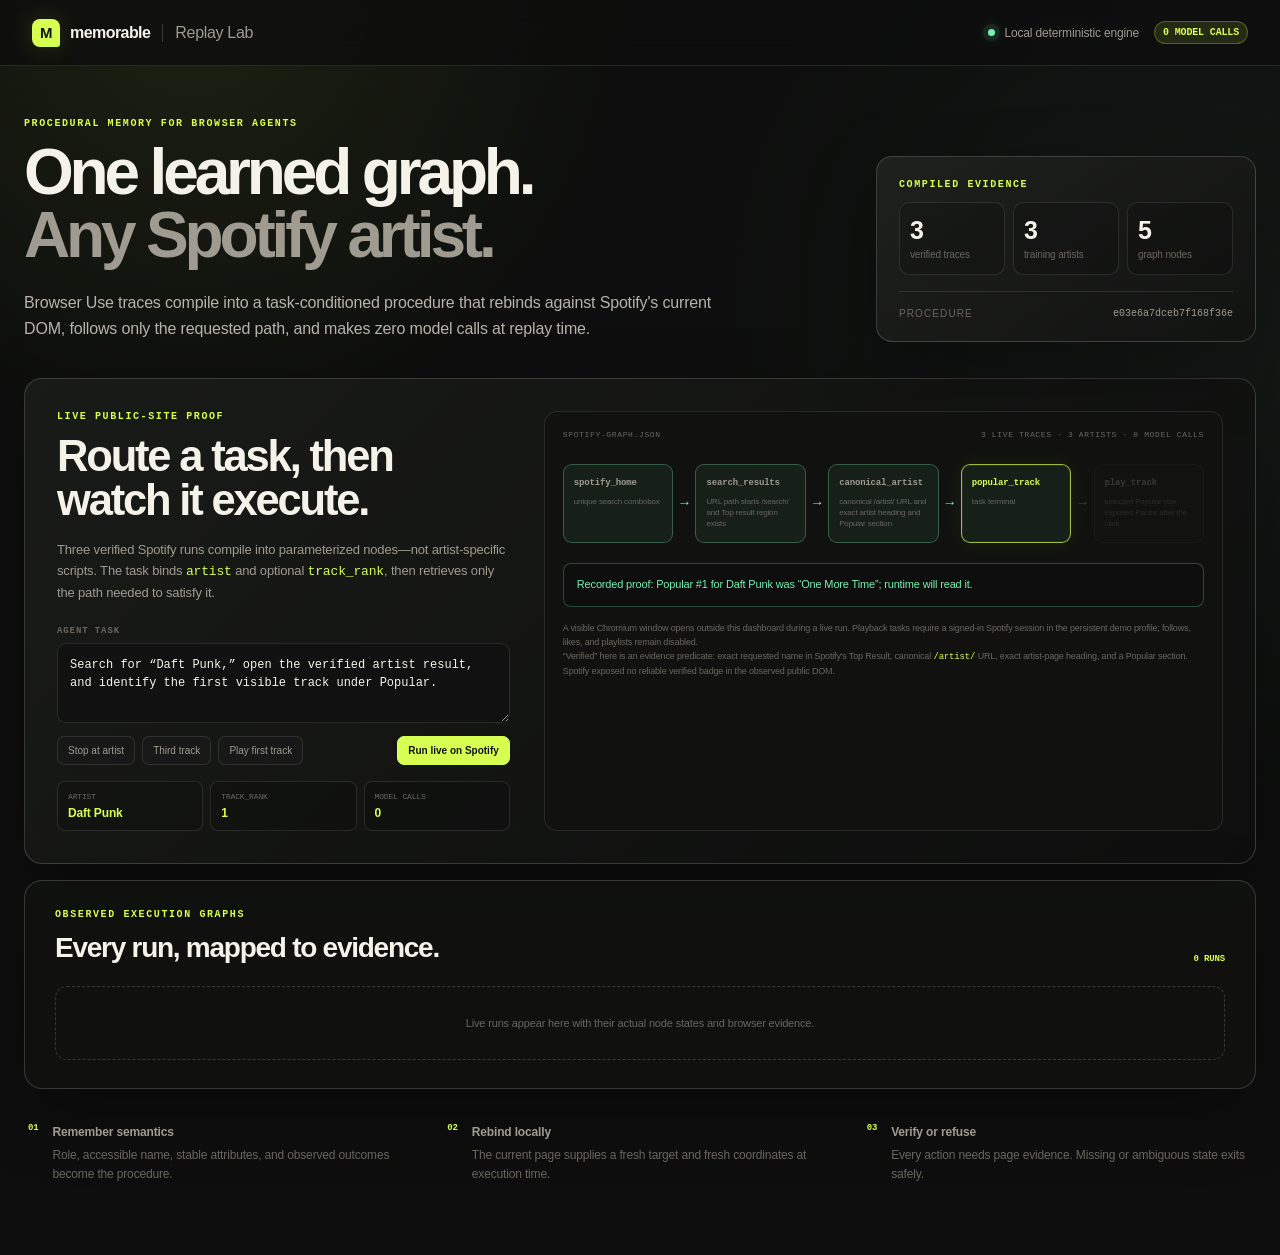
<file: examples/integrations/memorable/sites/index.html>
<!doctype html>
<html lang="en">
<head>
  <meta charset="utf-8">
  <meta name="viewport" content="width=device-width,initial-scale=1">
  <meta name="description" content="Memorable deterministic browser replay demonstration">
  <title>Memorable Replay Lab</title>
  <link rel="stylesheet" href="demo.css">
</head>
<body>
  <div class="ambient-grid" aria-hidden="true"></div>
  <header class="topbar">
    <a class="brand" href="/" aria-label="Memorable Replay Lab home">
      <span class="brand-mark">M</span>
      <span>memorable</span>
      <span class="brand-divider"></span>
      <span class="brand-product">Replay Lab</span>
    </a>
    <div class="engine-state">
      <span class="pulse-dot"></span>
      <span>Local deterministic engine</span>
      <span class="zero-pill">0 model calls</span>
    </div>
  </header>

  <main>
    <section class="hero">
      <div>
        <p class="eyebrow">Procedural memory for browser agents</p>
        <h1>One learned graph.<br><span>Any Spotify artist.</span></h1>
        <p class="hero-copy">
          Browser Use traces compile into a task-conditioned procedure that rebinds against Spotify's
          current DOM, follows only the requested path, and makes zero model calls at replay time.
        </p>
      </div>
      <div class="corpus-card" aria-label="Training corpus summary">
        <p class="card-kicker">Compiled evidence</p>
        <div class="corpus-metrics">
          <div><strong>3</strong><span>verified traces</span></div>
          <div><strong>3</strong><span>training artists</span></div>
          <div><strong>5</strong><span>graph nodes</span></div>
        </div>
        <div class="procedure-id">
          <span>procedure</span>
          <code id="spotify-graph-id">loading…</code>
        </div>
      </div>
    </section>

    <section class="spotify-lab" aria-labelledby="spotify-title">
      <div class="spotify-copy">
        <p class="eyebrow">Live public-site proof</p>
        <h2 id="spotify-title">Route a task, then watch it execute.</h2>
        <p>
          Three verified Spotify runs compile into parameterized nodes—not artist-specific scripts.
          The task binds <code>artist</code> and optional <code>track_rank</code>, then retrieves only
          the path needed to satisfy it.
        </p>
        <form id="spotify-task-form">
          <label for="spotify-task">Agent task</label>
          <textarea id="spotify-task" rows="3">Search for “Daft Punk,” open the verified artist result, and identify the first visible track under Popular.</textarea>
          <div class="spotify-presets">
            <button type="button" data-task="Open the verified artist result for Radiohead and stop there">Stop at artist</button>
            <button type="button" data-task="Search Spotify for Björk and identify the third popular track">Third track</button>
			<button type="button" data-task="Search Spotify for Daft Punk and play the first popular track">Play first track</button>
            <button type="submit">Run live on Spotify</button>
          </div>
        </form>
        <div id="spotify-binding" class="spotify-binding" aria-live="polite">
          <span><small>artist</small><strong>Daft Punk</strong></span>
          <span><small>track_rank</small><strong>1</strong></span>
          <span><small>model calls</small><strong>0</strong></span>
        </div>
      </div>

      <div class="graph-card">
        <div class="graph-meta">
          <span>spotify-graph.json</span>
          <span id="spotify-corpus">loading evidence…</span>
        </div>
        <div id="spotify-graph" class="graph-flow" aria-label="Retrieved Spotify graph path"></div>
        <div id="spotify-result" class="graph-result">Loading the compiled graph…</div>
        <p class="graph-note">
		  A visible Chromium window opens outside this dashboard during a live run. Playback tasks require a
		  signed-in Spotify session in the persistent demo profile; follows, likes, and playlists remain disabled.
          <br>
          “Verified” here is an evidence predicate: exact requested name in Spotify's Top Result,
          canonical <code>/artist/</code> URL, exact artist-page heading, and a Popular section.
          Spotify exposed no reliable verified badge in the observed public DOM.
        </p>
      </div>
    </section>

    <section class="run-history-panel" aria-labelledby="run-history-title">
      <div class="run-history-heading">
        <div>
          <p class="eyebrow">Observed execution graphs</p>
          <h2 id="run-history-title">Every run, mapped to evidence.</h2>
        </div>
        <span id="spotify-run-count">0 runs</span>
      </div>
      <ol id="spotify-run-history" class="run-history" aria-live="polite">
        <li class="run-history-empty">Live runs appear here with their actual node states and browser evidence.</li>
      </ol>
    </section>

    <section class="explanation-row">
      <div><span>01</span><p><strong>Remember semantics</strong>Role, accessible name, stable attributes, and observed outcomes become the procedure.</p></div>
      <div><span>02</span><p><strong>Rebind locally</strong>The current page supplies a fresh target and fresh coordinates at execution time.</p></div>
      <div><span>03</span><p><strong>Verify or refuse</strong>Every action needs page evidence. Missing or ambiguous state exits safely.</p></div>
    </section>
  </main>

  <script src="demo.js"></script>
</body>
</html>
</file>
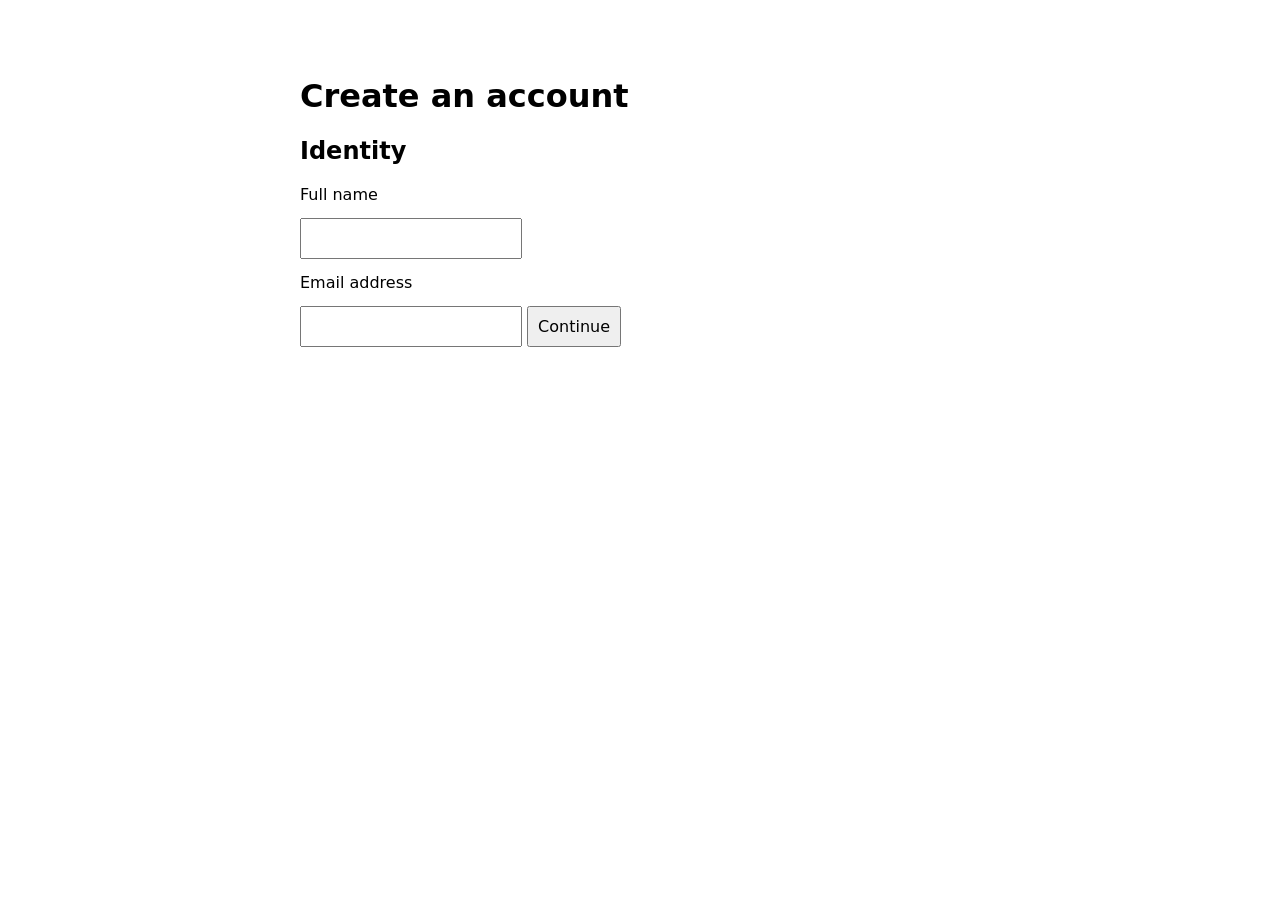
<file: examples/integrations/memorable/sites/variant-a.html>
<!doctype html>
<html lang="en">
<head>
  <meta charset="utf-8">
  <meta name="viewport" content="width=device-width,initial-scale=1">
  <title>Signup workflow A</title>
  <style>
    body { font-family: system-ui; max-width: 680px; margin: 40px auto; padding: 16px; }
    label { display: block; margin: 14px 0; }
    input, select, button { font: inherit; padding: 9px; }
    .step[hidden] { display: none; }
  </style>
</head>
<body>
  <main aria-label="Registration workflow">
    <h1>Create an account</h1>
    <form id="registration">
      <section id="identity-step" class="step" aria-labelledby="identity-heading">
        <h2 id="identity-heading">Identity</h2>
        <label for="full-name">Full name</label>
        <input id="full-name" name="fullName" autocomplete="name" required>
        <label for="email">Email address</label>
        <input id="email" name="email" type="email" autocomplete="email" required>
        <button id="continue-button" type="button">Continue</button>
      </section>
      <section id="preferences-step" class="step" aria-labelledby="preferences-heading" hidden>
        <h2 id="preferences-heading">Preferences</h2>
        <label for="country">Country</label>
        <select id="country" name="country" required>
          <option value="">Choose a country</option>
          <option>Canada</option>
          <option>United States</option>
          <option>United Kingdom</option>
        </select>
        <label><input name="terms" type="checkbox" required> Accept terms</label>
        <button id="submit-button" type="submit">Submit registration</button>
      </section>
    </form>
    <p id="success" role="status" hidden>Registration complete. Success code: MEM-042</p>
  </main>
  <script>
    const form = document.querySelector('#registration');
    document.querySelector('#continue-button').addEventListener('click', () => {
      if (!form.fullName.value || !form.email.checkValidity()) { form.reportValidity(); return; }
      document.querySelector('#identity-step').hidden = true;
      document.querySelector('#preferences-step').hidden = false;
      document.querySelector('h1').textContent = 'Review preferences';
    });
    form.addEventListener('submit', event => {
      event.preventDefault();
      if (!form.checkValidity()) { form.reportValidity(); return; }
      form.hidden = true;
      document.querySelector('h1').textContent = 'Complete';
      document.querySelector('#success').hidden = false;
    });
  </script>
</body>
</html>
</file>
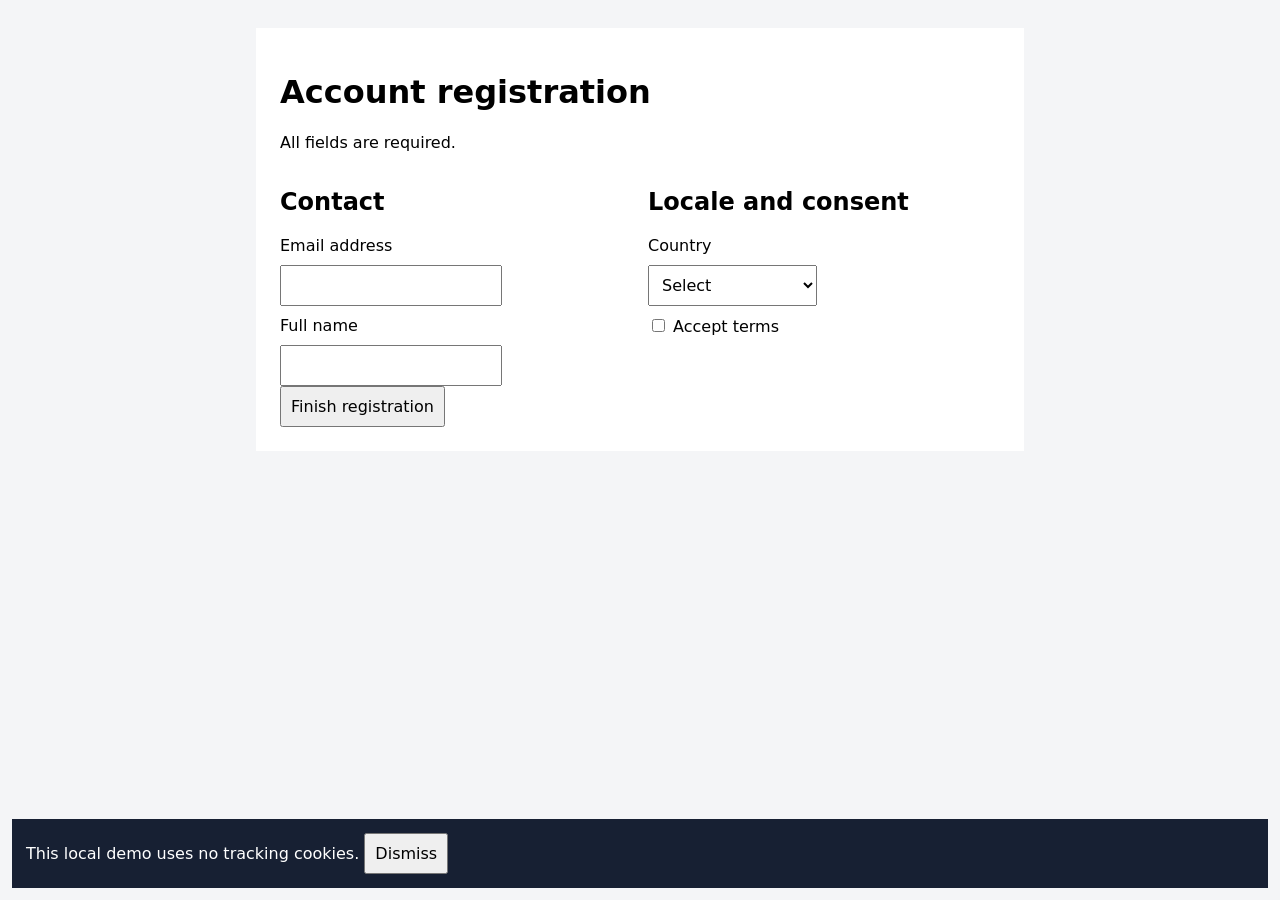
<file: examples/integrations/memorable/sites/variant-b.html>
<!doctype html>
<html lang="en">
<head>
  <meta charset="utf-8">
  <meta name="viewport" content="width=device-width,initial-scale=1">
  <title>Signup workflow B</title>
  <style>
    body { font-family: system-ui; margin: 0; background: #f4f5f7; }
    main { max-width: 720px; margin: 28px auto; background: white; padding: 24px; }
    .grid { display: grid; grid-template-columns: 1fr 1fr; gap: 16px; }
    label { display: block; margin: 10px 0; }
    input, select, button { font: inherit; padding: 9px; }
    .notice { position: fixed; inset: auto 12px 12px 12px; background: #172033; color: white; padding: 14px; z-index: 9; }
    @media (max-width: 540px) { .grid { grid-template-columns: 1fr; } main { margin: 0; } }
  </style>
</head>
<body>
  <aside class="notice" role="dialog" aria-label="Privacy notice">
    This local demo uses no tracking cookies.
    <button type="button" aria-label="Dismiss notice">Dismiss</button>
  </aside>
  <main aria-label="Registration workflow">
    <header><h1>Account registration</h1><p>All fields are required.</p></header>
    <form data-flow="registration">
      <div class="grid">
        <section aria-labelledby="contact-heading">
          <h2 id="contact-heading">Contact</h2>
          <label data-for-field="email">Email address</label>
          <input data-field="email" name="email" type="email" autocomplete="email" required>
          <label data-for-field="fullName">Full name</label>
          <input data-field="fullName" name="fullName" autocomplete="name" required>
        </section>
        <section aria-labelledby="locale-heading">
          <h2 id="locale-heading">Locale and consent</h2>
          <label data-for-field="country">Country</label>
          <select data-field="country" name="country" required>
            <option value="">Select</option>
            <option>United States</option>
            <option>Canada</option>
            <option>United Kingdom</option>
          </select>
          <label>
            <input data-field="terms" name="terms" type="checkbox" required>
            Accept terms
          </label>
        </section>
      </div>
      <button type="submit" data-action="finish">Finish registration</button>
    </form>
    <p data-state="success" role="status" hidden>Registration complete. Success code: MEM-042</p>
  </main>
  <script>
    const randomId = () => {
      const bytes = new Uint8Array(4);
      crypto.getRandomValues(bytes);
      return `field-${Array.from(bytes, byte => byte.toString(16).padStart(2, '0')).join('')}`;
    };
    document.querySelectorAll('[data-field]').forEach(control => {
      control.id = randomId();
      const label = document.querySelector(`[data-for-field="${control.dataset.field}"]`);
      if (label) label.htmlFor = control.id;
    });
    const params = new URLSearchParams(location.search);
    if (params.get('notice') === '0') document.querySelector('.notice').remove();
    if (params.get('duplicate_submit') === '1') {
      const submit = document.querySelector('[type="submit"]');
      submit.insertAdjacentElement('afterend', submit.cloneNode(true));
    }
    document.querySelector('[aria-label="Dismiss notice"]')?.addEventListener('click', event => {
      event.currentTarget.closest('.notice').remove();
    });
    const form = document.querySelector('form');
    form.addEventListener('submit', event => {
      event.preventDefault();
      if (!form.checkValidity()) { form.reportValidity(); return; }
      const requestedDelay = Number(params.get('delay'));
      const delay = Number.isFinite(requestedDelay) && requestedDelay >= 0
        ? requestedDelay
        : 200 + crypto.getRandomValues(new Uint16Array(1))[0] % 601;
      setTimeout(() => {
        form.hidden = true;
        document.querySelector('h1').textContent = 'Complete';
        document.querySelector('[data-state="success"]').hidden = false;
      }, delay);
    });
  </script>
</body>
</html>
</file>
<file: examples/integrations/memorable/sites/demo.css>
:root {
  color-scheme: dark;
  --ink: #f5f2e9;
  --muted: #9f9b90;
  --dim: #69665e;
  --panel: rgba(20, 21, 20, 0.92);
  --panel-2: #181a18;
  --line: rgba(255, 255, 255, 0.10);
  --line-strong: rgba(255, 255, 255, 0.17);
  --acid: #d7ff52;
  --acid-soft: rgba(215, 255, 82, 0.12);
  --mint: #78f0b1;
  --red: #ff725f;
  --red-soft: rgba(255, 114, 95, 0.13);
  --amber: #ffc760;
  --shadow: 0 24px 70px rgba(0, 0, 0, 0.32);
}

* { box-sizing: border-box; }

html { min-width: 320px; background: #0d0e0d; }

body {
  margin: 0;
  min-height: 100vh;
  color: var(--ink);
  background:
    radial-gradient(circle at 15% 0%, rgba(215, 255, 82, 0.08), transparent 28rem),
    radial-gradient(circle at 95% 25%, rgba(105, 153, 129, 0.08), transparent 32rem),
    #0d0e0d;
  font-family: Inter, ui-sans-serif, -apple-system, BlinkMacSystemFont, "Segoe UI", sans-serif;
  letter-spacing: -0.01em;
}

button, input, select { font: inherit; }
button { color: inherit; }

.ambient-grid {
  position: fixed;
  inset: 0;
  pointer-events: none;
  opacity: 0.22;
  background-image:
    linear-gradient(rgba(255,255,255,.035) 1px, transparent 1px),
    linear-gradient(90deg, rgba(255,255,255,.035) 1px, transparent 1px);
  background-size: 72px 72px;
  mask-image: linear-gradient(to bottom, black, transparent 72%);
}

.topbar {
  position: relative;
  z-index: 2;
  height: 66px;
  padding: 0 32px;
  display: flex;
  align-items: center;
  justify-content: space-between;
  border-bottom: 1px solid var(--line);
  background: rgba(13, 14, 13, 0.78);
  backdrop-filter: blur(18px);
}

.brand {
  display: flex;
  align-items: center;
  gap: 10px;
  color: var(--ink);
  font-weight: 720;
  text-decoration: none;
  letter-spacing: -0.035em;
}

.brand-mark {
  width: 28px;
  height: 28px;
  display: grid;
  place-items: center;
  color: #11130e;
  background: var(--acid);
  border-radius: 8px 8px 3px 8px;
  font-size: 15px;
  font-weight: 900;
  box-shadow: 0 0 24px rgba(215,255,82,.16);
}

.brand-divider { width: 1px; height: 18px; margin: 0 2px; background: var(--line-strong); }
.brand-product { color: var(--muted); font-weight: 500; letter-spacing: -0.02em; }

.engine-state { display: flex; align-items: center; gap: 9px; color: var(--muted); font-size: 12px; }
.pulse-dot { width: 7px; height: 7px; border-radius: 50%; background: var(--mint); box-shadow: 0 0 0 5px rgba(120,240,177,.08), 0 0 14px rgba(120,240,177,.5); }
.zero-pill { margin-left: 6px; padding: 5px 8px; color: var(--acid); border: 1px solid rgba(215,255,82,.25); border-radius: 99px; background: var(--acid-soft); font: 600 10px ui-monospace, SFMono-Regular, Menlo, monospace; text-transform: uppercase; }

main { position: relative; z-index: 1; width: min(1540px, calc(100% - 48px)); margin: 0 auto; padding: 52px 0 72px; }

.hero { display: grid; grid-template-columns: minmax(0, 1fr) 380px; gap: 72px; align-items: end; margin-bottom: 36px; }
.eyebrow, .panel-kicker, .card-kicker { margin: 0 0 12px; color: var(--acid); font: 650 10px ui-monospace, SFMono-Regular, Menlo, monospace; letter-spacing: .16em; text-transform: uppercase; }
h1 { margin: 0; max-width: 830px; font-size: clamp(42px, 5vw, 76px); line-height: .98; letter-spacing: -.065em; font-weight: 650; }
h1 span { color: var(--muted); }
.hero-copy { max-width: 720px; margin: 24px 0 0; color: #b7b3aa; font-size: 16px; line-height: 1.6; }

.corpus-card { padding: 22px; border: 1px solid var(--line-strong); border-radius: 16px; background: linear-gradient(145deg, rgba(32,34,31,.96), rgba(18,19,18,.96)); box-shadow: var(--shadow); }
.corpus-metrics { display: grid; grid-template-columns: repeat(3, 1fr); gap: 8px; }
.corpus-metrics div { min-width: 0; padding: 13px 10px; border: 1px solid var(--line); border-radius: 10px; background: rgba(0,0,0,.16); }
.corpus-metrics strong { display: block; color: var(--ink); font-size: 25px; font-weight: 560; }
.corpus-metrics span { display: block; margin-top: 4px; color: var(--dim); font-size: 10px; line-height: 1.2; }
.procedure-id { display: flex; justify-content: space-between; gap: 12px; margin-top: 16px; padding-top: 16px; border-top: 1px solid var(--line); color: var(--dim); font-size: 10px; text-transform: uppercase; letter-spacing: .11em; }
.procedure-id code { color: var(--muted); text-transform: none; letter-spacing: 0; }

.scenario-strip { display: grid; grid-template-columns: repeat(3, 1fr); gap: 10px; margin-bottom: 12px; }
.scenario { position: relative; display: grid; grid-template-columns: auto 1fr auto; align-items: center; gap: 14px; min-height: 78px; padding: 13px 15px; text-align: left; border: 1px solid var(--line); border-radius: 13px; background: rgba(20,21,20,.72); cursor: pointer; transition: border-color .18s ease, background .18s ease, transform .18s ease; }
.scenario:hover { border-color: var(--line-strong); background: rgba(28,30,27,.92); transform: translateY(-1px); }
.scenario.active { border-color: rgba(215,255,82,.58); background: linear-gradient(115deg, rgba(215,255,82,.11), rgba(26,28,24,.92) 42%); box-shadow: inset 0 0 0 1px rgba(215,255,82,.06); }
.scenario.danger.active { border-color: rgba(255,114,95,.58); background: linear-gradient(115deg, rgba(255,114,95,.12), rgba(29,24,23,.92) 42%); }
.scenario-number { color: var(--dim); font: 600 10px ui-monospace, SFMono-Regular, Menlo, monospace; }
.scenario strong, .scenario small { display: block; }
.scenario strong { font-size: 13px; font-weight: 620; }
.scenario small { margin-top: 4px; color: var(--dim); font-size: 11px; }
.scenario-tag { padding: 5px 7px; color: var(--muted); border: 1px solid var(--line); border-radius: 5px; font: 600 9px ui-monospace, SFMono-Regular, Menlo, monospace; text-transform: uppercase; }

.workspace { display: grid; grid-template-columns: 250px minmax(500px, 1fr) 330px; min-height: 650px; overflow: hidden; border: 1px solid var(--line-strong); border-radius: 18px; background: var(--panel); box-shadow: var(--shadow); }
.control-panel, .trace-panel { padding: 20px; background: rgba(16,17,16,.88); }
.control-panel { border-right: 1px solid var(--line); }
.trace-panel { border-left: 1px solid var(--line); }
.panel-heading, .trace-header { display: flex; align-items: flex-start; justify-content: space-between; gap: 12px; margin-bottom: 22px; }
.panel-heading h2, .trace-header h2 { margin: 0; font-size: 18px; letter-spacing: -.035em; }
.panel-kicker { margin-bottom: 6px; color: var(--dim); }
.icon-button { width: 32px; height: 32px; border: 1px solid var(--line); border-radius: 8px; background: transparent; color: var(--muted); cursor: pointer; font-size: 18px; }
.icon-button:hover { color: var(--ink); border-color: var(--line-strong); }

#parameter-form { display: grid; gap: 13px; }
#parameter-form label span { display: block; margin-bottom: 6px; color: var(--muted); font-size: 10px; font-weight: 600; text-transform: uppercase; letter-spacing: .08em; }
#parameter-form input, #parameter-form select { width: 100%; height: 39px; padding: 0 10px; color: var(--ink); border: 1px solid var(--line); border-radius: 8px; outline: none; background: #111210; font-size: 12px; }
#parameter-form input:focus, #parameter-form select:focus { border-color: rgba(215,255,82,.55); box-shadow: 0 0 0 3px rgba(215,255,82,.06); }
.run-button { height: 45px; margin-top: 7px; display: flex; align-items: center; justify-content: center; gap: 10px; color: #11130e; border: 0; border-radius: 9px; background: var(--acid); cursor: pointer; font-size: 12px; font-weight: 720; box-shadow: 0 8px 28px rgba(215,255,82,.12); transition: transform .16s ease, filter .16s ease; }
.run-button:hover { transform: translateY(-1px); filter: brightness(1.05); }
.run-button:disabled { cursor: wait; opacity: .62; transform: none; }
.run-icon { font-size: 10px; }

.guardrails { display: grid; gap: 11px; margin-top: 24px; padding-top: 20px; border-top: 1px solid var(--line); }
.guardrails > div { display: flex; gap: 9px; align-items: flex-start; }
.guardrails > div > span { color: var(--acid); font-size: 11px; }
.guardrails p { margin: 0; }
.guardrails strong, .guardrails small { display: block; }
.guardrails strong { color: var(--muted); font-size: 11px; font-weight: 560; }
.guardrails small { margin-top: 2px; color: var(--dim); font-size: 9px; line-height: 1.35; }

.browser-panel { min-width: 0; display: grid; grid-template-rows: 45px minmax(0, 1fr) 58px; background: #20221f; }
.browser-chrome { display: flex; align-items: center; gap: 13px; padding: 0 14px; border-bottom: 1px solid var(--line); background: #171817; }
.traffic-lights { display: flex; gap: 6px; }
.traffic-lights i { width: 8px; height: 8px; border-radius: 50%; background: #535550; }
.traffic-lights i:first-child { background: #ff6d5d; }
.traffic-lights i:nth-child(2) { background: #f6c451; }
.traffic-lights i:last-child { background: #55c879; }
.address-bar { min-width: 0; flex: 1; height: 27px; padding: 0 10px; display: flex; align-items: center; gap: 7px; color: #85877f; border: 1px solid rgba(255,255,255,.055); border-radius: 7px; background: #101110; font: 10px ui-monospace, SFMono-Regular, Menlo, monospace; }
.address-bar span:last-child { overflow: hidden; text-overflow: ellipsis; white-space: nowrap; }
.lock { color: var(--mint); }
.viewport-badge { color: #777a72; font: 9px ui-monospace, SFMono-Regular, Menlo, monospace; }
.browser-stage { position: relative; min-height: 540px; padding: 20px; overflow: hidden; background: #282b27; transition: padding .25s ease, background .25s ease; }
.browser-stage iframe { display: block; width: 100%; height: 100%; min-height: 500px; border: 0; border-radius: 9px; background: white; box-shadow: 0 12px 38px rgba(0,0,0,.28); transition: width .25s ease; }
.browser-stage.narrow { display: flex; justify-content: center; background: repeating-linear-gradient(135deg, #232521, #232521 10px, #252824 10px, #252824 20px); }
.browser-stage.narrow iframe { width: min(500px, 100%); }
.target-callout { position: absolute; z-index: 5; top: 32px; right: 32px; display: flex; align-items: center; gap: 7px; padding: 7px 9px; color: #12140f; border-radius: 6px; background: var(--acid); box-shadow: 0 5px 18px rgba(0,0,0,.24); font: 700 9px ui-monospace, SFMono-Regular, Menlo, monospace; text-transform: uppercase; letter-spacing: .05em; }
.callout-dot { width: 5px; height: 5px; border-radius: 50%; background: #111; }
.browser-footer { display: grid; grid-template-columns: 1fr 1fr 1fr; align-items: center; gap: 12px; padding: 0 16px; border-top: 1px solid var(--line); background: #171817; }
.browser-footer > div { min-width: 0; }
.footer-label { display: block; margin-bottom: 4px; color: #666961; font: 8px ui-monospace, SFMono-Regular, Menlo, monospace; text-transform: uppercase; letter-spacing: .08em; }
.browser-footer strong, .browser-footer code { display: block; overflow: hidden; color: #aaaDA4; font-size: 9px; font-weight: 520; text-overflow: ellipsis; white-space: nowrap; }
.browser-footer code { font-family: ui-monospace, SFMono-Regular, Menlo, monospace; }
.browser-footer .never-used { color: var(--acid); }

.trace-panel { min-width: 0; display: flex; flex-direction: column; }
.status-badge { padding: 5px 7px; border: 1px solid var(--line); border-radius: 5px; color: var(--dim); font: 650 9px ui-monospace, SFMono-Regular, Menlo, monospace; text-transform: uppercase; }
.status-badge.running { color: var(--amber); border-color: rgba(255,199,96,.35); background: rgba(255,199,96,.08); }
.status-badge.completed { color: var(--mint); border-color: rgba(120,240,177,.35); background: rgba(120,240,177,.08); }
.status-badge.refused { color: var(--red); border-color: rgba(255,114,95,.38); background: var(--red-soft); }
.resolver-card { padding: 13px; border: 1px solid var(--line); border-radius: 10px; background: #111210; }
.resolver-topline { display: flex; justify-content: space-between; color: var(--dim); font: 600 8px ui-monospace, SFMono-Regular, Menlo, monospace; text-transform: uppercase; letter-spacing: .08em; }
.match-count { color: var(--muted); }
.match-count.unique { color: var(--mint); }
.match-count.ambiguous { color: var(--red); }
.resolver-card > p { margin: 12px 0 10px; font-size: 12px; font-weight: 590; }
.locator-chips { display: flex; flex-wrap: wrap; gap: 5px; min-height: 22px; }
.locator-chips span { max-width: 100%; overflow: hidden; padding: 4px 5px; color: #9d9f97; border: 1px solid var(--line); border-radius: 4px; background: #171917; font: 8px ui-monospace, SFMono-Regular, Menlo, monospace; text-overflow: ellipsis; white-space: nowrap; }
.geometry-line { display: flex; justify-content: space-between; gap: 8px; margin-top: 11px; padding-top: 10px; border-top: 1px solid var(--line); color: var(--dim); font: 8px ui-monospace, SFMono-Regular, Menlo, monospace; text-transform: uppercase; }
.geometry-line code { overflow: hidden; color: var(--muted); text-transform: none; text-overflow: ellipsis; white-space: nowrap; }

.trace-list { flex: 1; min-height: 0; margin: 14px -6px 0 0; padding: 0 6px 0 0; overflow: auto; list-style: none; scrollbar-width: thin; scrollbar-color: #41443e transparent; }
.empty-trace { min-height: 210px; display: grid; place-content: center; justify-items: center; gap: 13px; color: var(--dim); text-align: center; }
.empty-trace p { max-width: 220px; margin: 0; font-size: 11px; line-height: 1.5; }
.empty-orbit { width: 38px; height: 38px; border: 1px solid #3d403a; border-radius: 50%; box-shadow: inset 0 0 0 10px #151615; }
.trace-item { position: relative; margin-bottom: 8px; padding: 11px 11px 10px 34px; border: 1px solid var(--line); border-radius: 9px; background: #141514; animation: trace-in .28s ease both; }
.trace-item::before { content: attr(data-index); position: absolute; left: 10px; top: 12px; color: var(--dim); font: 600 8px ui-monospace, SFMono-Regular, Menlo, monospace; }
.trace-item.executed { border-color: rgba(120,240,177,.17); }
.trace-item.skipped { border-color: rgba(255,199,96,.2); }
.trace-item.refused { border-color: rgba(255,114,95,.42); background: rgba(255,114,95,.07); }
.trace-item strong { display: block; padding-right: 62px; font-size: 11px; font-weight: 620; }
.trace-item p { margin: 5px 0 0; color: var(--dim); font-size: 9px; line-height: 1.45; }
.trace-result { position: absolute; top: 10px; right: 9px; padding: 3px 5px; border-radius: 4px; color: var(--mint); background: rgba(120,240,177,.08); font: 650 7px ui-monospace, SFMono-Regular, Menlo, monospace; text-transform: uppercase; }
.skipped .trace-result { color: var(--amber); background: rgba(255,199,96,.08); }
.refused .trace-result { color: var(--red); background: rgba(255,114,95,.1); }

.spotify-lab { display: grid; grid-template-columns: minmax(330px, .8fr) minmax(540px, 1.2fr); gap: 34px; margin-top: 0; padding: 32px; border: 1px solid var(--line-strong); border-radius: 18px; background: linear-gradient(135deg, rgba(26,28,25,.96), rgba(14,15,14,.96)); box-shadow: var(--shadow); }
.spotify-copy h2 { margin: 0; max-width: 620px; font-size: clamp(28px, 3.4vw, 46px); line-height: 1.02; letter-spacing: -.05em; }
.spotify-copy > p:not(.eyebrow) { margin: 18px 0 22px; color: var(--muted); font-size: 13px; line-height: 1.6; }
.spotify-copy code, .graph-note code { color: var(--acid); font-family: ui-monospace, SFMono-Regular, Menlo, monospace; }
#spotify-task-form label { display: block; margin-bottom: 7px; color: var(--dim); font: 650 9px ui-monospace, SFMono-Regular, Menlo, monospace; letter-spacing: .1em; text-transform: uppercase; }
#spotify-task { width: 100%; resize: vertical; padding: 12px; color: var(--ink); border: 1px solid var(--line); border-radius: 9px; outline: none; background: #101110; font: 12px/1.5 ui-monospace, SFMono-Regular, Menlo, monospace; }
#spotify-task:focus { border-color: rgba(215,255,82,.55); box-shadow: 0 0 0 3px rgba(215,255,82,.06); }
.spotify-presets { display: flex; flex-wrap: wrap; gap: 7px; margin-top: 9px; }
.spotify-presets button { padding: 8px 10px; border: 1px solid var(--line); border-radius: 7px; background: #171817; color: var(--muted); cursor: pointer; font-size: 10px; }
.spotify-presets button:last-child { margin-left: auto; color: #11130e; border-color: var(--acid); background: var(--acid); font-weight: 720; }
.spotify-binding { display: grid; grid-template-columns: repeat(3, 1fr); gap: 7px; margin-top: 16px; }
.spotify-binding span { min-width: 0; padding: 10px; border: 1px solid var(--line); border-radius: 8px; background: rgba(0,0,0,.16); }
.spotify-binding small, .spotify-binding strong { display: block; overflow: hidden; text-overflow: ellipsis; white-space: nowrap; }
.spotify-binding small { color: var(--dim); font: 8px ui-monospace, SFMono-Regular, Menlo, monospace; text-transform: uppercase; }
.spotify-binding strong { margin-top: 5px; color: var(--acid); font-size: 12px; font-weight: 620; }
.graph-card { min-width: 0; padding: 18px; border: 1px solid var(--line); border-radius: 13px; background: #111210; }
.graph-meta { display: flex; justify-content: space-between; gap: 12px; color: var(--dim); font: 8px ui-monospace, SFMono-Regular, Menlo, monospace; text-transform: uppercase; letter-spacing: .08em; }
.graph-flow { display: grid; grid-template-columns: minmax(90px, 1fr) auto minmax(90px, 1fr) auto minmax(90px, 1fr) auto minmax(90px, 1fr) auto minmax(90px, 1fr); align-items: stretch; gap: 7px; margin: 25px 0 20px; }
.graph-node { min-width: 0; padding: 13px 10px; border: 1px solid var(--line); border-radius: 9px; background: #171817; transition: opacity .2s ease, border-color .2s ease; }
.graph-node code, .graph-node span { display: block; }
.graph-node code { overflow: hidden; color: var(--muted); font: 600 9px ui-monospace, SFMono-Regular, Menlo, monospace; text-overflow: ellipsis; }
.graph-node span { margin-top: 8px; color: var(--dim); font-size: 8px; line-height: 1.4; }
.graph-node.active { border-color: rgba(120,240,177,.3); background: rgba(120,240,177,.055); }
.graph-node.terminal { border-color: rgba(215,255,82,.7); box-shadow: inset 0 0 0 1px rgba(215,255,82,.08), 0 0 24px rgba(215,255,82,.05); }
.graph-node.terminal code { color: var(--acid); }
.graph-node.inactive { opacity: .27; }
.graph-arrow { align-self: center; color: #3e423a; font: 14px ui-monospace, SFMono-Regular, Menlo, monospace; }
.graph-arrow.active { color: var(--mint); }
.graph-result { padding: 13px; border: 1px solid var(--line); border-radius: 8px; color: var(--muted); background: rgba(0,0,0,.18); font-size: 11px; line-height: 1.45; }
.graph-result.completed { color: var(--mint); border-color: rgba(120,240,177,.26); }
.graph-result.running { color: var(--amber); border-color: rgba(255,199,96,.35); }
.graph-result.refused { color: var(--red); border-color: rgba(255,114,95,.35); }
.graph-note { margin: 15px 0 0; color: var(--dim); font-size: 9px; line-height: 1.55; }

.run-history-panel { margin-top: 16px; padding: 28px 30px; border: 1px solid var(--line-strong); border-radius: 18px; background: rgba(17,18,16,.84); box-shadow: var(--shadow); }
.run-history-heading { display: flex; align-items: flex-end; justify-content: space-between; gap: 20px; }
.run-history-heading h2 { margin: 0; font-size: 28px; letter-spacing: -.045em; }
.run-history-heading > span { color: var(--acid); font: 650 9px ui-monospace, SFMono-Regular, Menlo, monospace; text-transform: uppercase; }
.run-history { display: grid; gap: 10px; margin: 22px 0 0; padding: 0; list-style: none; }
.run-history-empty { padding: 30px; color: var(--dim); border: 1px dashed var(--line-strong); border-radius: 12px; text-align: center; font-size: 11px; }
.run-card { padding: 16px; border: 1px solid var(--line); border-radius: 12px; background: #111210; animation: trace-in .28s ease both; }
.run-card.completed { border-color: rgba(120,240,177,.24); }
.run-card.needs_recovery { border-color: rgba(255,114,95,.34); }
.run-card-header { display: flex; align-items: flex-start; justify-content: space-between; gap: 18px; }
.run-card-header small, .run-card-header strong { display: block; }
.run-card-header small { color: var(--dim); font: 8px ui-monospace, SFMono-Regular, Menlo, monospace; text-transform: uppercase; }
.run-card-header strong { margin-top: 4px; font-size: 14px; }
.run-status { padding: 5px 7px; color: var(--mint); border: 1px solid rgba(120,240,177,.25); border-radius: 5px; background: rgba(120,240,177,.06); font: 650 8px ui-monospace, SFMono-Regular, Menlo, monospace; text-transform: uppercase; }
.needs_recovery .run-status { color: var(--red); border-color: rgba(255,114,95,.32); background: rgba(255,114,95,.07); }
.run-task { margin: 12px 0 14px; color: var(--muted); font: 10px/1.5 ui-monospace, SFMono-Regular, Menlo, monospace; }
.run-flow { display: grid; grid-template-columns: minmax(90px, 1fr) auto minmax(90px, 1fr) auto minmax(90px, 1fr) auto minmax(90px, 1fr) auto minmax(90px, 1fr); align-items: stretch; gap: 7px; }
.run-flow .graph-node { padding: 10px; }
.run-flow .graph-node.executed, .run-flow .graph-node.extracted { border-color: rgba(120,240,177,.34); background: rgba(120,240,177,.055); }
.run-flow .graph-node.needs_recovery { border-color: rgba(255,114,95,.45); background: rgba(255,114,95,.07); }
.run-flow .graph-node.pending { opacity: .28; }
.run-arrow { align-self: center; color: var(--mint); }
.state-inspectors { display: grid; gap: 7px; margin-top: 13px; }
.state-inspector { overflow: hidden; border: 1px solid var(--line); border-radius: 9px; background: #141513; }
.state-inspector[open] { border-color: rgba(120,240,177,.28); }
.state-inspector.needs_recovery[open] { border-color: rgba(255,114,95,.4); }
.state-inspector > summary { display: flex; align-items: center; justify-content: space-between; gap: 16px; padding: 10px 12px; cursor: pointer; list-style: none; }
.state-inspector > summary::-webkit-details-marker { display: none; }
.state-inspector > summary::before { content: "+"; flex: 0 0 auto; color: var(--acid); font: 700 12px ui-monospace, SFMono-Regular, Menlo, monospace; }
.state-inspector[open] > summary::before { content: "−"; }
.state-inspector > summary > span { min-width: 0; flex: 1; }
.state-inspector > summary code, .state-inspector > summary small { display: block; }
.state-inspector > summary code { color: var(--muted); font: 620 9px ui-monospace, SFMono-Regular, Menlo, monospace; }
.state-inspector > summary small { margin-top: 3px; color: var(--dim); font: 8px ui-monospace, SFMono-Regular, Menlo, monospace; text-transform: uppercase; }
.state-summary-signature { flex: 0 0 auto; color: var(--dim) !important; font-size: 8px !important; }
.state-inspector-body { display: grid; grid-template-columns: minmax(240px, .8fr) minmax(320px, 1.2fr); gap: 14px; padding: 0 12px 12px; border-top: 1px solid var(--line); }
.state-inspector-body figure { min-width: 0; margin: 12px 0 0; }
.state-inspector-body img { display: block; width: 100%; max-height: 330px; object-fit: contain; object-position: top; border: 1px solid var(--line); border-radius: 7px; background: #090a09; }
.state-inspector-body figcaption { margin-top: 6px; color: var(--dim); font: 7px ui-monospace, SFMono-Regular, Menlo, monospace; }
.state-metadata { display: grid; grid-template-columns: 1fr 1fr; gap: 8px; min-width: 0; margin-top: 12px; }
.state-metadata > div { min-width: 0; padding: 8px; border: 1px solid var(--line); border-radius: 6px; background: rgba(0,0,0,.16); }
.state-metadata > div:first-child, .state-metadata > div:nth-child(n+7) { grid-column: 1 / -1; }
.state-metadata small, .state-metadata span, .state-metadata code { display: block; }
.state-metadata small { margin-bottom: 4px; color: var(--dim); font: 7px ui-monospace, SFMono-Regular, Menlo, monospace; text-transform: uppercase; }
.state-metadata span, .state-metadata code { overflow-wrap: anywhere; color: var(--muted); font-size: 8px; line-height: 1.45; }
.state-metadata code { font-family: ui-monospace, SFMono-Regular, Menlo, monospace; }
.raw-state { grid-column: 1 / -1; min-width: 0; }
.raw-state > summary { width: fit-content; cursor: pointer; color: var(--acid); font: 8px ui-monospace, SFMono-Regular, Menlo, monospace; text-transform: uppercase; }
.raw-state pre { max-height: 320px; overflow: auto; margin: 8px 0 0; padding: 10px; color: #aeb1a9; border: 1px solid var(--line); border-radius: 7px; background: #090a09; font: 8px/1.55 ui-monospace, SFMono-Regular, Menlo, monospace; white-space: pre-wrap; word-break: break-word; }
.run-outcome { margin: 13px 0 0; padding-top: 12px; color: var(--mint); border-top: 1px solid var(--line); font-size: 10px; }
.needs_recovery .run-outcome { color: var(--red); }

.explanation-row { display: grid; grid-template-columns: repeat(3, 1fr); gap: 34px; margin-top: 34px; padding: 0 4px; }
.explanation-row > div { display: grid; grid-template-columns: auto 1fr; gap: 14px; }
.explanation-row > div > span { color: var(--acid); font: 600 9px ui-monospace, SFMono-Regular, Menlo, monospace; }
.explanation-row p { margin: 0; color: var(--dim); font-size: 12px; line-height: 1.55; }
.explanation-row strong { display: block; margin-bottom: 5px; color: var(--muted); font-weight: 620; }

@keyframes trace-in { from { opacity: 0; transform: translateY(6px); } to { opacity: 1; transform: none; } }

@media (max-width: 1180px) {
  .workspace { grid-template-columns: 230px minmax(460px, 1fr); }
  .trace-panel { grid-column: 1 / -1; min-height: 340px; border-top: 1px solid var(--line); border-left: 0; }
  .trace-list { display: grid; grid-template-columns: repeat(3, 1fr); gap: 8px; }
  .trace-item { margin: 0; }
  .resolver-card { max-width: 600px; }
	.spotify-lab { grid-template-columns: 1fr; }
	.run-flow { grid-template-columns: 1fr; }
	.run-arrow { justify-self: center; transform: rotate(90deg); }
	.state-inspector-body { grid-template-columns: 1fr; }
}

@media (max-width: 820px) {
  main { width: min(100% - 24px, 720px); padding-top: 34px; }
  .topbar { padding: 0 16px; }
  .engine-state > span:nth-child(2), .brand-divider, .brand-product { display: none; }
  .hero { grid-template-columns: 1fr; gap: 28px; }
  .corpus-card { max-width: none; }
  .scenario-strip { grid-template-columns: 1fr; }
  .workspace { display: block; }
  .control-panel { border-right: 0; border-bottom: 1px solid var(--line); }
  #parameter-form { grid-template-columns: 1fr 1fr; }
  #parameter-form label:nth-child(3), .run-button { grid-column: span 2; }
  .guardrails { grid-template-columns: repeat(3, 1fr); }
  .browser-stage { min-height: 520px; padding: 10px; }
  .browser-stage iframe { min-height: 500px; }
  .trace-list { grid-template-columns: 1fr 1fr; }
  .explanation-row { grid-template-columns: 1fr; }
	.graph-flow { grid-template-columns: 1fr; }
	.graph-arrow { justify-self: center; transform: rotate(90deg); }
}

@media (max-width: 520px) {
  h1 { font-size: 42px; }
  .corpus-metrics { grid-template-columns: 1fr; }
  #parameter-form, .guardrails, .trace-list { grid-template-columns: 1fr; }
  #parameter-form label:nth-child(3), .run-button { grid-column: auto; }
  .browser-footer { grid-template-columns: 1fr 1fr; }
  .browser-footer > div:last-child { display: none; }
	.spotify-lab { padding: 20px; }
	.spotify-binding { grid-template-columns: 1fr; }
	.spotify-presets button:last-child { width: 100%; margin-left: 0; }
	.state-metadata { grid-template-columns: 1fr; }
	.state-metadata > div { grid-column: 1 / -1; }
	.state-summary-signature { display: none !important; }
}

@media (prefers-reduced-motion: reduce) {
  *, *::before, *::after { scroll-behavior: auto !important; animation-duration: .01ms !important; transition-duration: .01ms !important; }
}
</file>
